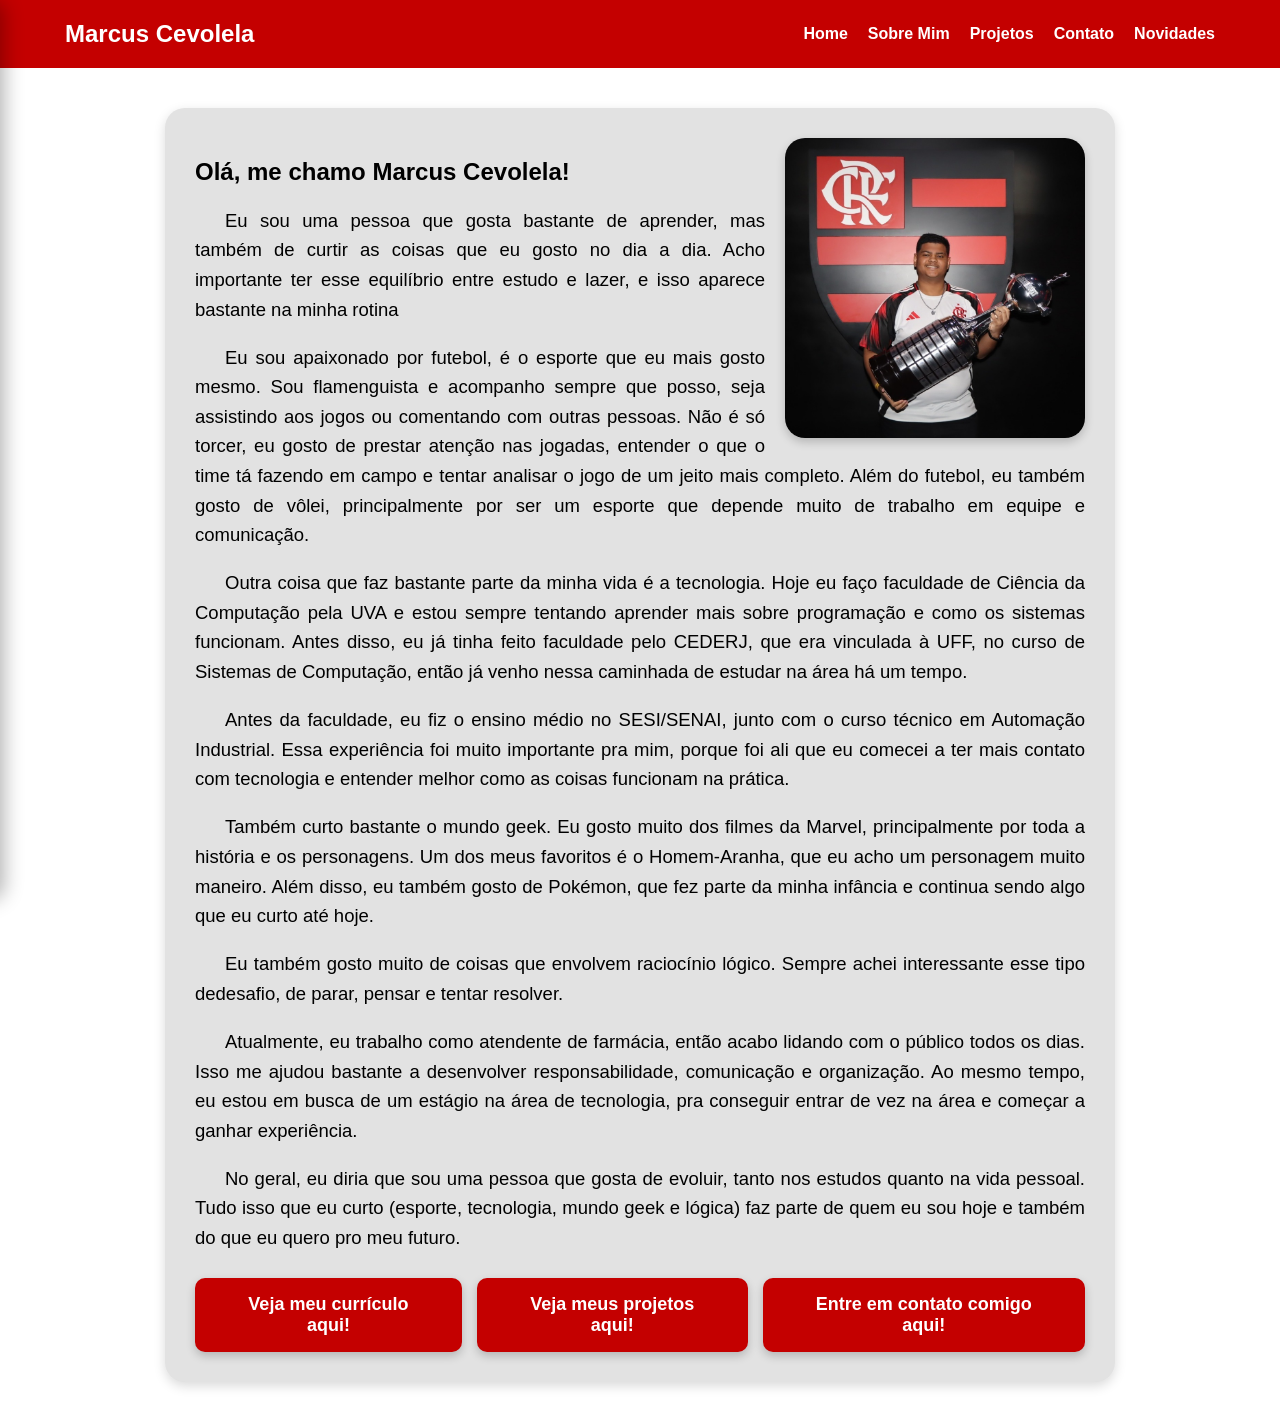
<file: index.html>
<!DOCTYPE html>
<html lang="pt-br">

<head>
    <meta charset="UTF-8">
    <meta name="viewport" content="width=device-width, initial-scale=1.0">
    <title>Marcus Cevolela | Site Pessoal</title>
    <link rel="stylesheet" href="styles/style.css">
    <script src="scripts/menu.js" defer></script>
</head>

<body>
    <header class="cabecalho">
        <nav class="navbar">
            <button class="menu-toggle" onclick="toggleMenu()" aria-label="Abrir menu">☰</button>
            <h1><a class="itemNav" href="index.html">Marcus Cevolela</a></h1>
            <ul class="options">
                <li><a class="itemNav" href="index.html">Home</a></li>
                <li><a class="itemNav" href="sobreMim.html">Sobre Mim</a></li>
                <li><a class="itemNav" href="projetos.html">Projetos</a></li>
                <li><a class="itemNav" href="contato.html">Contato</a></li>
                <li><a class="itemNav" href="novidades.html">Novidades</a></li>
            </ul>
        </nav>

        <ul class="menu-mobile" id="menuMobile">
            <div class="nome-menu-mobile">
                <span>Marcus Cevolela</span>
            </div>
            <li><a href="index.html">Home</a></li>
            <li><a href="sobreMim.html">Sobre Mim</a></li>
            <li><a href="projetos.html">Projetos</a></li>
            <li><a href="contato.html">Contato</a></li>
            <li><a href="novidades.html">Novidades</a></li>
            <p class="footernavbar">© 2025 Marcus Cevolela</p>
        </ul>

        <div class="overlay" id="overlay" onclick="toggleMenu()"></div>
    </header>

    <article>
        <div class="containerPrincipal">
            <img id="fotoMV" src="assets/image.png" alt="Marcus Cevolela">
            <h1>Olá, me chamo Marcus Cevolela!</h1>

            <p>Eu sou uma pessoa que gosta bastante de aprender, mas também de curtir as coisas que eu gosto no dia a dia. Acho importante ter esse equilíbrio entre estudo e lazer, e isso aparece bastante na minha rotina </p>

            <p>Eu sou apaixonado por futebol, é o esporte que eu mais gosto mesmo. Sou flamenguista e acompanho sempre que posso, seja assistindo aos jogos ou comentando com outras pessoas. Não é só torcer, eu gosto de prestar atenção nas jogadas, entender o que o time tá fazendo em campo e tentar analisar o jogo de um jeito mais completo. Além do futebol, eu também gosto de vôlei, principalmente por ser um esporte que depende muito de trabalho em equipe e comunicação.</p>

            <p>Outra coisa que faz bastante parte da minha vida é a tecnologia. Hoje eu faço faculdade de Ciência da Computação pela UVA e estou sempre tentando aprender mais sobre programação e como os sistemas funcionam. Antes disso, eu já tinha feito faculdade pelo CEDERJ, que era vinculada à UFF, no curso de Sistemas de Computação, então já venho nessa caminhada de estudar na área há um tempo.</p>

            <p>Antes da faculdade, eu fiz o ensino médio no SESI/SENAI, junto com o curso técnico em Automação Industrial. Essa experiência foi muito importante pra mim, porque foi ali que eu comecei a ter mais contato com tecnologia e entender melhor como as coisas funcionam na prática.</p>

            <p>Também curto bastante o mundo geek. Eu gosto muito dos filmes da Marvel, principalmente por toda a história e os personagens. Um dos meus favoritos é o Homem-Aranha, que eu acho um personagem muito maneiro. Além disso, eu também gosto de Pokémon, que fez parte da minha infância e continua sendo algo que eu curto até hoje.</p>
            
            <p>Eu também gosto muito de coisas que envolvem raciocínio lógico. Sempre achei interessante esse tipo dedesafio, de parar, pensar e tentar resolver.</p>

            <p>Atualmente, eu trabalho como atendente de farmácia, então acabo lidando com o público todos os dias. Isso me ajudou bastante a desenvolver responsabilidade, comunicação e organização. Ao mesmo tempo, eu estou em busca de um estágio na área de tecnologia, pra conseguir entrar de vez na área e começar a ganhar experiência.</p>

            <p>No geral, eu diria que sou uma pessoa que gosta de evoluir, tanto nos estudos quanto na vida pessoal. Tudo isso que eu curto (esporte, tecnologia, mundo geek e lógica) faz parte de quem eu sou hoje e também do que eu quero pro meu futuro.</p>

            <div class="containerBotao">
                <a href="sobreMim.html" class="botao">
                    Veja meu <strong>currículo</strong> aqui!
                </a>
                <a href="projetos.html" class="botao">
                    Veja meus <strong>projetos</strong> aqui!
                </a>
                <a href="contato.html" class="botao">
                    Entre em <strong>contato</strong> comigo aqui!
                </a>
            </div>
        </div>
    </article>
</body>

</html>
</file>
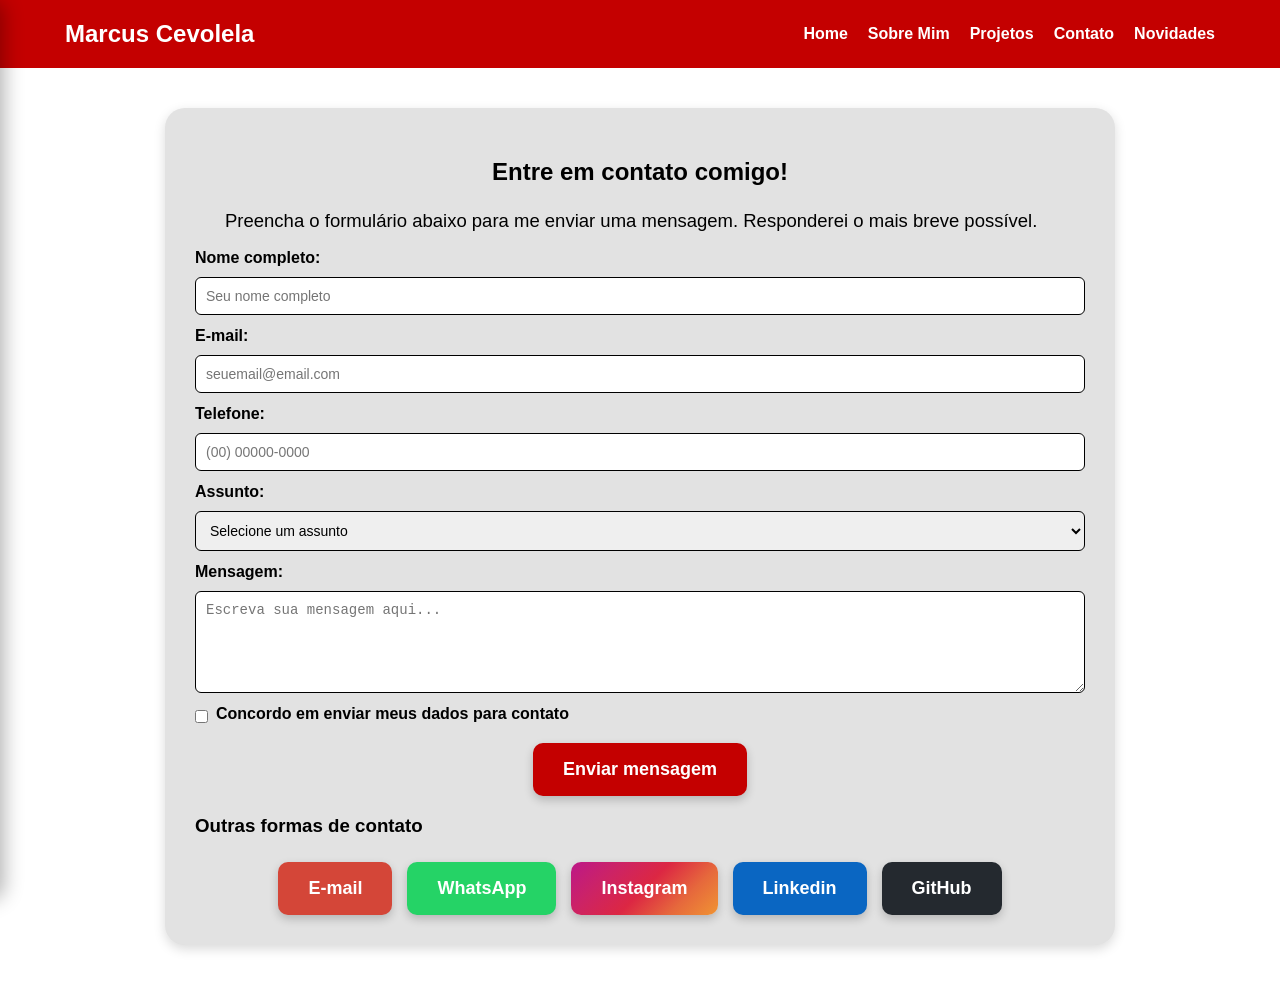
<file: contato.html>
<!DOCTYPE html>
<html lang="pt-br">

<head>
    <meta charset="UTF-8">
    <meta name="viewport" content="width=device-width, initial-scale=1.0">
    <title>Marcus Cevolela | Contato</title>
    <link rel="stylesheet" href="styles/style.css">
    <script src="scripts/menu.js" defer></script>
</head>

<body>
    <header class="cabecalho">
        <nav class="navbar">
            <button class="menu-toggle" onclick="toggleMenu()" aria-label="Abrir menu">☰</button>
            <h1><a class="itemNav" href="index.html">Marcus Cevolela</a></h1>
            <ul class="options">
                <li><a class="itemNav" href="index.html">Home</a></li>
                <li><a class="itemNav" href="sobreMim.html">Sobre Mim</a></li>
                <li><a class="itemNav" href="projetos.html">Projetos</a></li>
                <li><a class="itemNav" href="contato.html">Contato</a></li>
                <li><a class="itemNav" href="novidades.html">Novidades</a></li>
            </ul>
        </nav>

        <ul class="menu-mobile" id="menuMobile">
            <div class="nome-menu-mobile">
                <span>Marcus Cevolela</span>
            </div>
            <li><a href="index.html">Home</a></li>
            <li><a href="sobreMim.html">Sobre Mim</a></li>
            <li><a href="projetos.html">Projetos</a></li>
            <li><a href="contato.html">Contato</a></li>
            <li><a href="novidades.html">Novidades</a></li>
            <p class="footernavbar">© 2025 Marcus Cevolela</p>
        </ul>

        <div class="overlay" id="overlay" onclick="toggleMenu()"></div>
    </header>

    <article>
        <div class="containerPrincipal">
            <h1 class="tituloPagina">Entre em contato comigo!</h1>
            <p class="descricaoContato">
                Preencha o formulário abaixo para me enviar uma mensagem. Responderei o mais breve possível.
            </p>

            <form class="formularioContato">
                <div class="campo">
                    <label for="nome">Nome completo:</label>
                    <input type="text" id="nome" placeholder="Seu nome completo" required>
                </div>

                <div class="campo">
                    <label for="email">E-mail:</label>
                    <input type="email" id="email" placeholder="seuemail@email.com" required>
                </div>

                <div class="campo">
                    <label for="telefone">Telefone:</label>
                    <input type="tel" id="telefone" placeholder="(00) 00000-0000">
                </div>

                <div class="campo">
                    <label for="assunto">Assunto:</label>
                    <select id="assunto" required>
                        <option value="">Selecione um assunto</option>
                        <option value="orcamento">Pedido de orçamento</option>
                        <option value="duvida">Dúvida</option>
                        <option value="parceria">Parceria</option>
                        <option value="parceria">Recrutar para vaga</option>
                        <option value="outro">Outro</option>
                    </select>
                </div>

                <div class="campo">
                    <label for="mensagem">Mensagem:</label>
                    <textarea id="mensagem" rows="5" placeholder="Escreva sua mensagem aqui..." required></textarea>
                </div>

                <div class="campo checkbox">
                    <input id="checkbox" type="checkbox" required>
                    <label for="checkbox">Concordo em enviar meus dados para contato</label>
                </div>

                <button class="botaoEnviar" id="btnEnvio" type="submit">Enviar mensagem</button>

            </form>

            <div class="infoContato">
                <h3 class="descricaoContato">Outras formas de contato</h3>
                <div class="containerBotao">
                    <a href="mailto:marcus.cevolela@gmail.com" class="botao" id="btnEmail">
                        E-mail
                    </a>
                    <a href="https://wa.me//5521981213090" target="_blank" class="botao" id="btnZap">
                        WhatsApp
                    </a>
                    <a href="https://www.instagram.com/leros.21/" target="_blank" class="botao" id="btnInsta">
                        Instagram
                    </a>
                    <a href="https://www.linkedin.com/in/marcus-cevolela/" target="_blank" class="botao"
                        id="btnLinkedin">
                        Linkedin
                    </a>
                    <a href="https://github.com/Marcus-Vinicius-Cevolela" target="_blank" class="botao" id="btnGithub">
                        GitHub
                    </a>
                </div>
            </div>

        </div>
    </article>
</body>

</html>
</file>
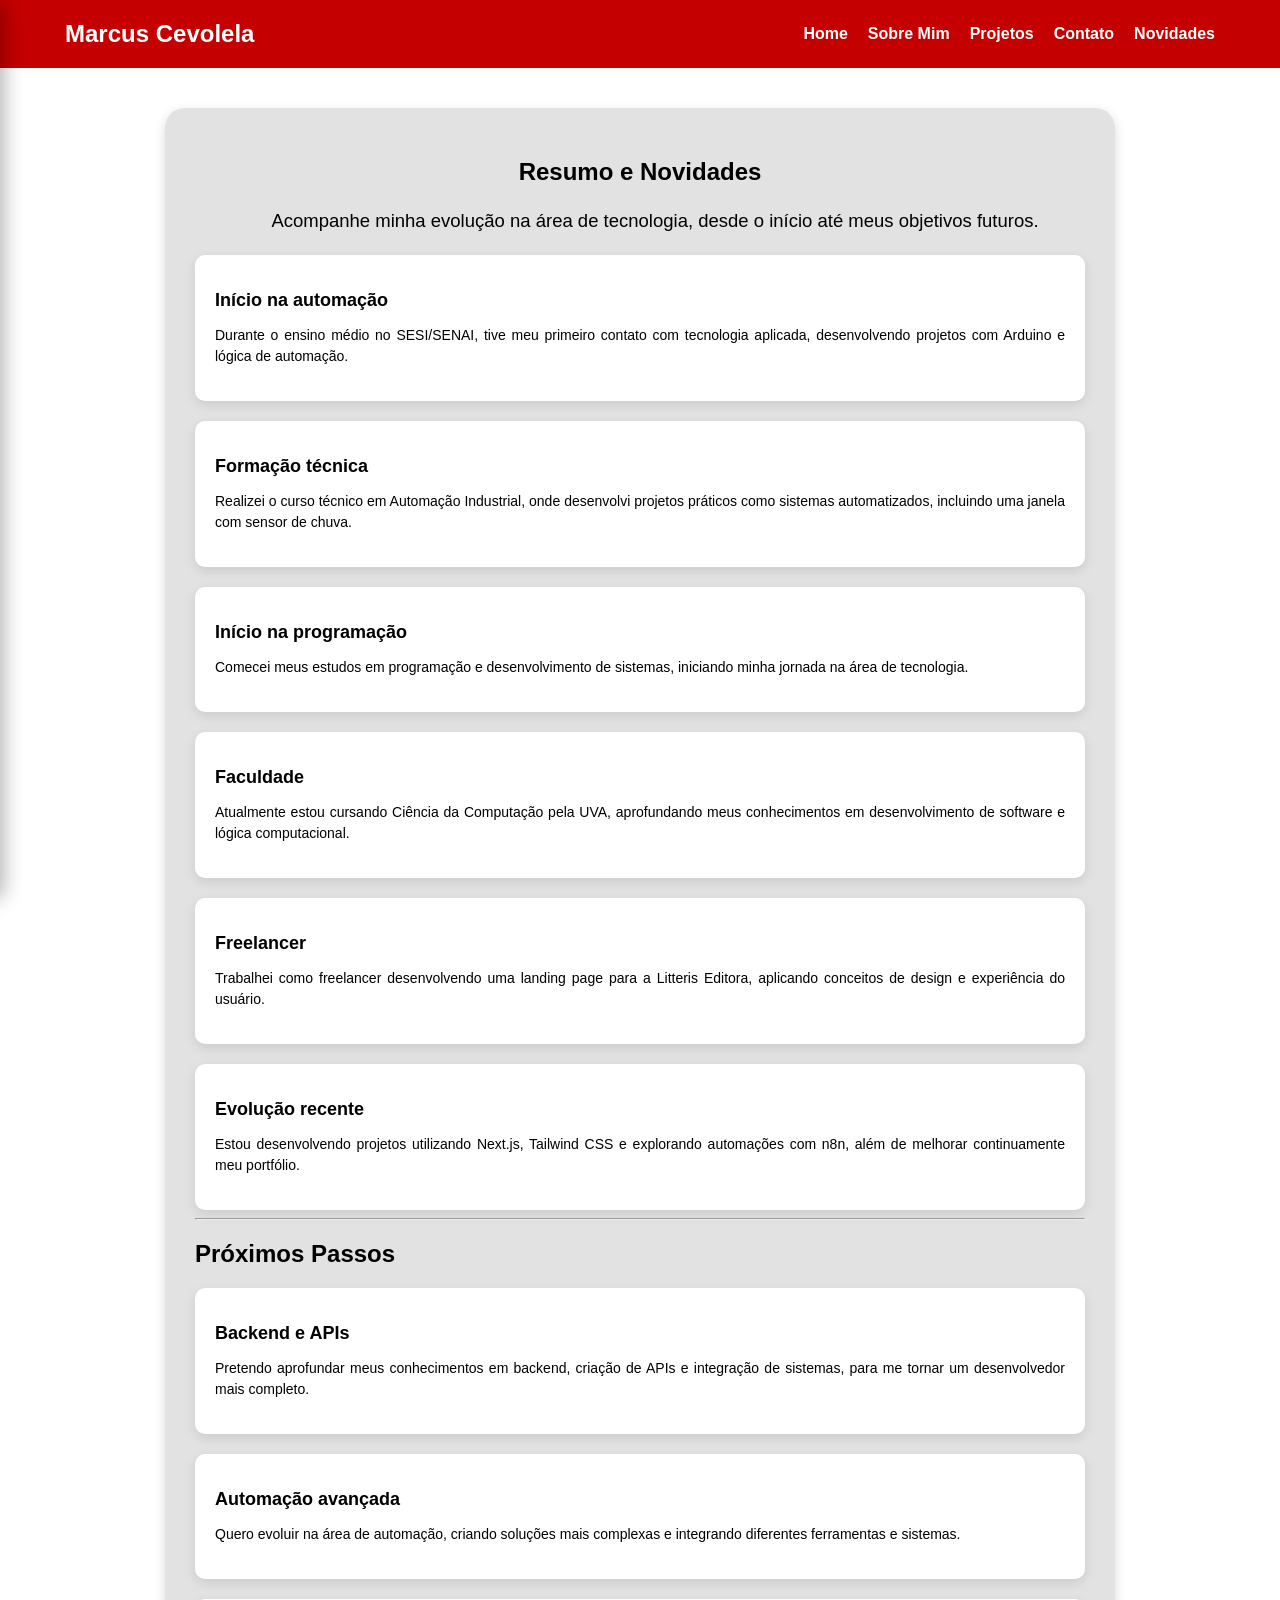
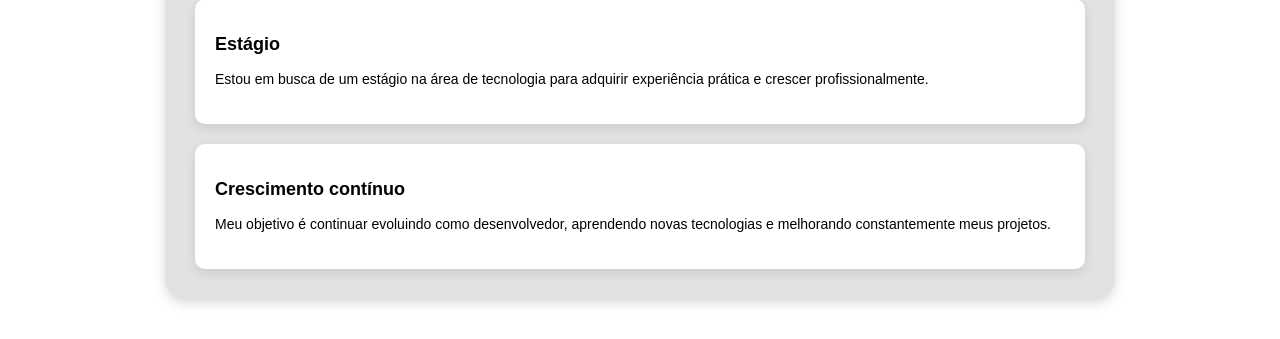
<file: novidades.html>
<!DOCTYPE html>
<html lang="pt-br">

<head>
    <meta charset="UTF-8">
    <meta name="viewport" content="width=device-width, initial-scale=1.0">
    <title>Marcus Cevolela | Novidades</title>
    <link rel="stylesheet" href="styles/style.css">
    <script src="scripts/menu.js" defer></script>
</head>

<body>
    <header class="cabecalho">
        <nav class="navbar">
            <button class="menu-toggle" onclick="toggleMenu()" aria-label="Abrir menu">☰</button>
            <h1><a class="itemNav" href="index.html">Marcus Cevolela</a></h1>
            <ul class="options">
                <li><a class="itemNav" href="index.html">Home</a></li>
                <li><a class="itemNav" href="sobreMim.html">Sobre Mim</a></li>
                <li><a class="itemNav" href="projetos.html">Projetos</a></li>
                <li><a class="itemNav" href="contato.html">Contato</a></li>
                <li><a class="itemNav" href="novidades.html">Novidades</a></li>
            </ul>
        </nav>

        <ul class="menu-mobile" id="menuMobile">
            <div class="nome-menu-mobile">
                <span>Marcus Cevolela</span>
            </div>
            <li><a href="index.html">Home</a></li>
            <li><a href="sobreMim.html">Sobre Mim</a></li>
            <li><a href="projetos.html">Projetos</a></li>
            <li><a href="contato.html">Contato</a></li>
            <li><a href="novidades.html">Novidades</a></li>
            <p class="footernavbar">© 2025 Marcus Cevolela</p>
        </ul>

        <div class="overlay" id="overlay" onclick="toggleMenu()"></div>
    </header>

    <article>
        <div class="containerPrincipal">

            <h1 class="tituloPagina">Resumo e Novidades</h1>
            <p id="descricaoNovidade">Acompanhe minha evolução na área de tecnologia, desde o início até meus objetivos
                futuros.</p>

            <div class="cardNovidade">
                <h2>Início na automação</h2>
                <p>
                    Durante o ensino médio no SESI/SENAI, tive meu primeiro contato com tecnologia aplicada,
                    desenvolvendo projetos com Arduino e lógica de automação.
                </p>
            </div>

            <div class="cardNovidade">
                <h2>Formação técnica</h2>
                <p>
                    Realizei o curso técnico em Automação Industrial, onde desenvolvi projetos práticos como
                    sistemas automatizados, incluindo uma janela com sensor de chuva.
                </p>
            </div>

            <div class="cardNovidade">
                <h2>Início na programação</h2>
                <p>
                    Comecei meus estudos em programação e desenvolvimento de sistemas, iniciando minha jornada
                    na área de tecnologia.
                </p>
            </div>

            <div class="cardNovidade">
                <h2>Faculdade</h2>
                <p>
                    Atualmente estou cursando Ciência da Computação pela UVA, aprofundando meus conhecimentos
                    em desenvolvimento de software e lógica computacional.
                </p>
            </div>

            <div class="cardNovidade">
                <h2>Freelancer</h2>
                <p>
                    Trabalhei como freelancer desenvolvendo uma landing page para a Litteris Editora,
                    aplicando conceitos de design e experiência do usuário.
                </p>
            </div>

            <div class="cardNovidade">
                <h2>Evolução recente</h2>
                <p>
                    Estou desenvolvendo projetos utilizando Next.js, Tailwind CSS e explorando automações com n8n,
                    além de melhorar continuamente meu portfólio.
                </p>
            </div>

            <hr>

            <h1>Próximos Passos</h1>

            <div class="cardNovidade">
                <h2>Backend e APIs</h2>
                <p>
                    Pretendo aprofundar meus conhecimentos em backend, criação de APIs e integração de sistemas,
                    para me tornar um desenvolvedor mais completo.
                </p>
            </div>

            <div class="cardNovidade">
                <h2>Automação avançada</h2>
                <p>
                    Quero evoluir na área de automação, criando soluções mais complexas e integrando diferentes
                    ferramentas e sistemas.
                </p>
            </div>

            <div class="cardNovidade">
                <h2>Estágio</h2>
                <p>
                    Estou em busca de um estágio na área de tecnologia para adquirir experiência prática e
                    crescer profissionalmente.
                </p>
            </div>

            <div class="cardNovidade">
                <h2>Crescimento contínuo</h2>
                <p>
                    Meu objetivo é continuar evoluindo como desenvolvedor, aprendendo novas tecnologias e
                    melhorando constantemente meus projetos.
                </p>
            </div>

        </div>
    </article>

</body>

</html>
</file>
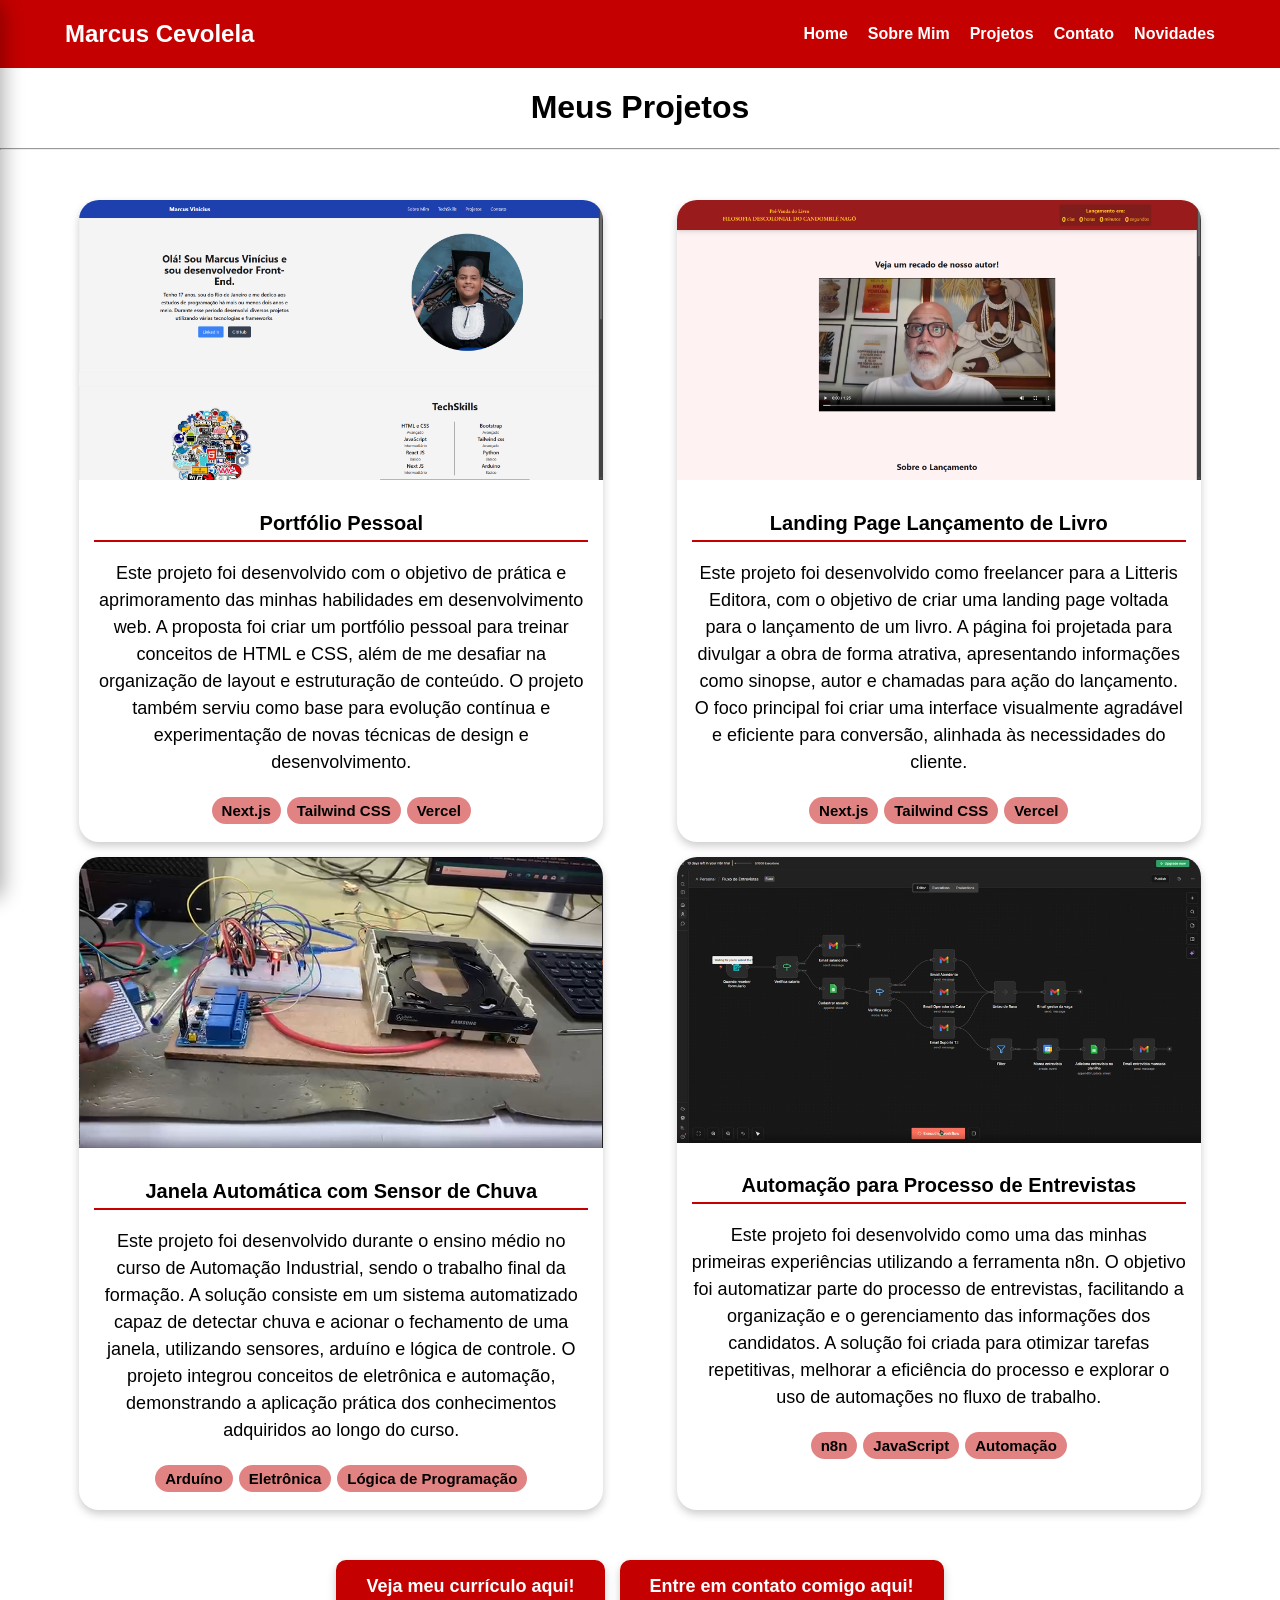
<file: projetos.html>
<html lang="pt-br">

<head>
    <meta charset="UTF-8">
    <meta name="viewport" content="width=device-width, initial-scale=1.0">
    <title>Marcus Cevolela | Projetos</title>
    <link rel="stylesheet" href="styles/style.css">
    <script src="scripts/menu.js" defer></script>
</head>

<body>
    <header class="cabecalho">
        <nav class="navbar">
            <button class="menu-toggle" onclick="toggleMenu()" aria-label="Abrir menu">☰</button>
            <h1><a class="itemNav" href="index.html">Marcus Cevolela</a></h1>
            <ul class="options">
                <li><a class="itemNav" href="index.html">Home</a></li>
                <li><a class="itemNav" href="sobreMim.html">Sobre Mim</a></li>
                <li><a class="itemNav" href="projetos.html">Projetos</a></li>
                <li><a class="itemNav" href="contato.html">Contato</a></li>
                <li><a class="itemNav" href="novidades.html">Novidades</a></li>
            </ul>
        </nav>

        <ul class="menu-mobile" id="menuMobile">
            <div class="nome-menu-mobile">
                <span>Marcus Cevolela</span>
            </div>
            <li><a href="index.html">Home</a></li>
            <li><a href="sobreMim.html">Sobre Mim</a></li>
            <li><a href="projetos.html">Projetos</a></li>
            <li><a href="contato.html">Contato</a></li>
            <li><a href="novidades.html">Novidades</a></li>
            <p class="footernavbar">© 2025 Marcus Cevolela</p>
        </ul>

        <div class="overlay" id="overlay" onclick="toggleMenu()"></div>
    </header>

    <h1 class="tituloPagina">Meus Projetos</h1>
    <hr>

    <div class="containerProjeto">
        <a href="https://meu-portfolio-tan-nine.vercel.app" target="_blank" class="cardProjeto">
            <img src="assets/projeto-1.png" alt="Projeto 1">

            <div class="infoProjeto">
                <h2>Portfólio Pessoal</h2>
                <p>
                    Este projeto foi desenvolvido com o objetivo de prática e aprimoramento das minhas habilidades em
                    desenvolvimento web. A proposta foi criar um portfólio pessoal para treinar conceitos de HTML e CSS,
                    além de me desafiar na organização de layout e estruturação de conteúdo. O projeto também serviu
                    como base para evolução contínua e experimentação de novas técnicas de design e desenvolvimento.
                </p>

                <div class="techs">
                    <span>Next.js</span>
                    <span>Tailwind CSS</span>
                    <span>Vercel</span>
                </div>
            </div>
        </a>

        <a href="https://marciodejagun-marcus-vinicius-cevolelas-projects.vercel.app" target="_blank"
            class="cardProjeto">
            <img src="assets/projeto-2.png" alt="Projeto 2">

            <div class="infoProjeto">
                <h2>Landing Page Lançamento de Livro</h2>
                <p>
                    Este projeto foi desenvolvido como freelancer para a Litteris Editora, com o objetivo de criar uma
                    landing page voltada para o lançamento de um livro. A página foi projetada para divulgar a obra de
                    forma atrativa, apresentando informações como sinopse, autor e chamadas para ação do lançamento. O
                    foco principal foi criar uma interface visualmente agradável e eficiente para conversão, alinhada às
                    necessidades do cliente.
                </p>
                <div class="techs">
                    <span>Next.js</span>
                    <span>Tailwind CSS</span>
                    <span>Vercel</span>
                </div>

            </div>
        </a>

        <a href="https://www.linkedin.com/posts/marcus-cevolela_automaaexaeto-arduino-programaaexaeto-activity-7423036723275653121-w7Bk?utm_source=social_share_send&utm_medium=member_desktop_web&rcm=ACoAAEbuCPEBmhAER5Um59RdNC58Ovo9aiGPnz0"
            target="_blank" class="cardProjeto">
            <img src="assets/projeto-3.png" alt="Projeto 3">

            <div class="infoProjeto">
                <h2>Janela Automática com Sensor de Chuva</h2>
                <p>
                    Este projeto foi desenvolvido durante o ensino médio no curso de Automação Industrial, sendo o
                    trabalho final da formação. A solução consiste em um sistema automatizado capaz de detectar chuva e
                    acionar o fechamento de uma janela, utilizando sensores, arduíno e lógica de controle. O projeto
                    integrou conceitos de eletrônica e automação, demonstrando a aplicação prática dos conhecimentos
                    adquiridos ao longo do curso.
                </p>

                <div class="techs">
                    <span>Arduíno</span>
                    <span>Eletrônica</span>
                    <span>Lógica de Programação</span>
                </div>
            </div>
        </a>

        <a href="https://www.linkedin.com/posts/marcus-cevolela_automacao-n8n-desenvolvimento-activity-7428589013164294144-Ti_i?utm_source=social_share_send&utm_medium=member_desktop_web&rcm=ACoAAEbuCPEBmhAER5Um59RdNC58Ovo9aiGPnz0"
            target="_blank" class="cardProjeto">
            <img src="assets/projeto-4.png" alt="Projeto 4">

            <div class="infoProjeto">
                <h2>Automação para Processo de Entrevistas</h2>
                <p>
                    Este projeto foi desenvolvido como uma das minhas primeiras experiências utilizando a ferramenta
                    n8n. O objetivo foi automatizar parte do processo de entrevistas, facilitando a organização e o
                    gerenciamento das informações dos candidatos. A solução foi criada para otimizar tarefas
                    repetitivas, melhorar a eficiência do processo e explorar o uso de automações no fluxo de trabalho.
                </p>

                <div class="techs">
                    <span>n8n</span>
                    <span>JavaScript</span>
                    <span>Automação</span>
                </div>
            </div>
        </a>
    </div>

    <div class="containerBotao">
        <a href="sobreMim.html" class="botao">
            Veja meu <strong>currículo</strong> aqui!
        </a>
        <a href="contato.html" class="botao">
            Entre em <strong>contato</strong> comigo aqui!
        </a>
    </div>
</body>

</html>
</file>
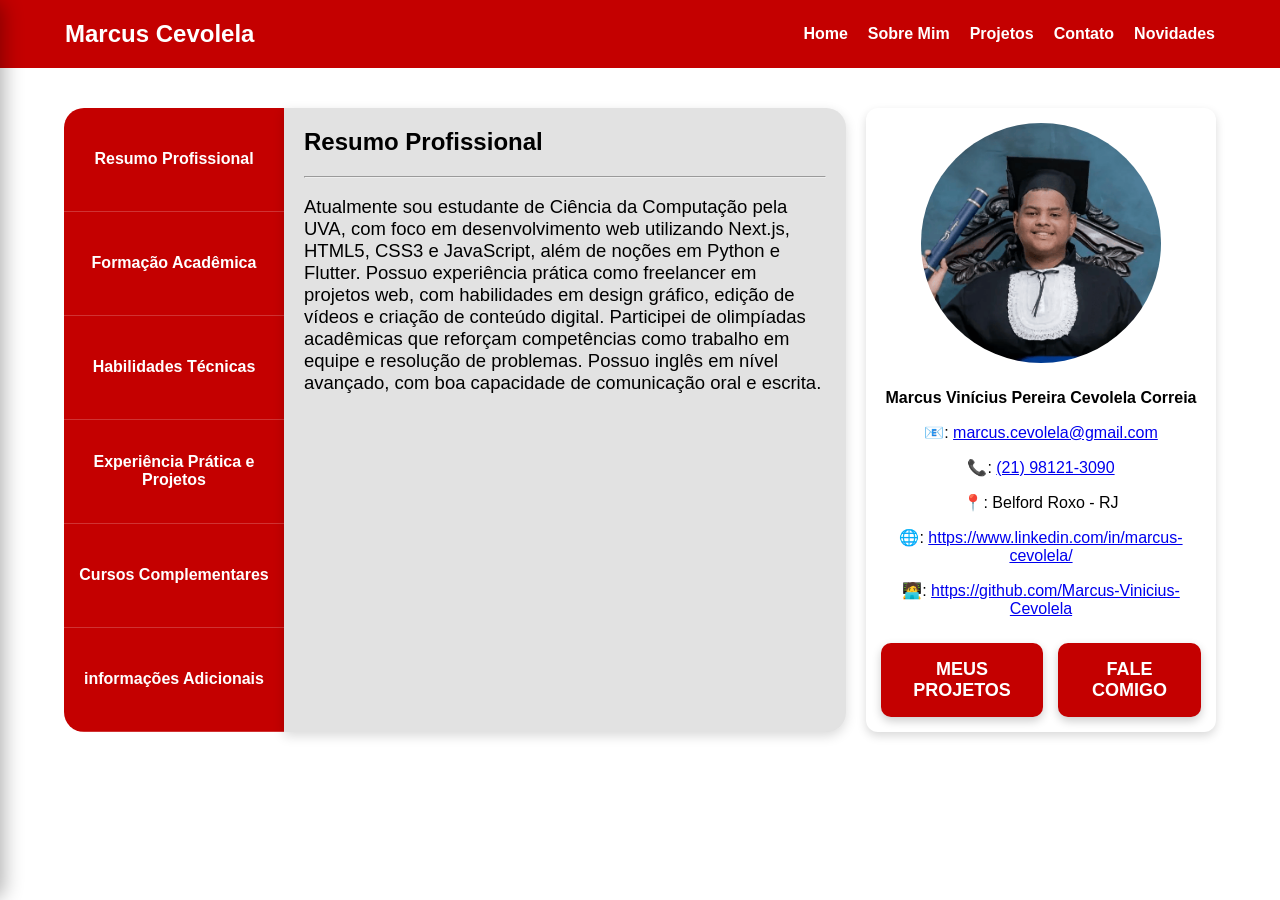
<file: sobreMim.html>
<html lang="pt-br">

<head>
    <meta charset="UTF-8">
    <meta name="viewport" content="width=device-width, initial-scale=1.0">
    <title>Marcus Cevolela | Currículo</title>
    <link rel="stylesheet" href="styles/style.css">
    <script src="scripts/funcionalidadeSidebar.js"></script>
    <script src="scripts/menu.js" defer></script>
</head>

<body>
    <header class="cabecalho">
        <nav class="navbar">
            <button class="menu-toggle" onclick="toggleMenu()" aria-label="Abrir menu">☰</button>
            <h1><a class="itemNav" href="index.html">Marcus Cevolela</a></h1>
            <ul class="options">
                <li><a class="itemNav" href="index.html">Home</a></li>
                <li><a class="itemNav" href="sobreMim.html">Sobre Mim</a></li>
                <li><a class="itemNav" href="projetos.html">Projetos</a></li>
                <li><a class="itemNav" href="contato.html">Contato</a></li>
                <li><a class="itemNav" href="novidades.html">Novidades</a></li>
            </ul>
        </nav>

        <ul class="menu-mobile" id="menuMobile">
            <div class="nome-menu-mobile">
                <span>Marcus Cevolela</span>
            </div>
            <li><a href="index.html">Home</a></li>
            <li><a href="sobreMim.html">Sobre Mim</a></li>
            <li><a href="projetos.html">Projetos</a></li>
            <li><a href="contato.html">Contato</a></li>
            <li><a href="novidades.html">Novidades</a></li>
            <p class="footernavbar">© 2025 Marcus Cevolela</p>
        </ul>

        <div class="overlay" id="overlay" onclick="toggleMenu()"></div>
    </header>

    <div class="layout">

        <aside class="sidebar">
            <ul>
                <li onclick="mostrarSecao('resumoProfissional')">Resumo Profissional</li>
                <li onclick="mostrarSecao('formacaoAcademica')">Formação Acadêmica</li>
                <li onclick="mostrarSecao('habilidadesTecnicas')">Habilidades Técnicas</li>
                <li onclick="mostrarSecao('experiencia')">Experiência Prática e Projetos</li>
                <li onclick="mostrarSecao('cursosComplementares')">Cursos Complementares</li>
                <li onclick="mostrarSecao('informacoesAdicionais')">informações Adicionais</li>
            </ul>
        </aside>

        <div class="containerPrincipal" id="containerCurriculo">
            <article>
                <div id="resumoProfissional" class="secao ativa">
                    <h1 class="tituloCurriculo">Resumo Profissional</h1>
                    <hr>
                    <p class="conteudoCurriculo">Atualmente sou estudante de Ciência da Computação pela UVA, com foco em
                        desenvolvimento web utilizando Next.js, HTML5, CSS3 e JavaScript, além de noções em Python e
                        Flutter. Possuo experiência prática como freelancer em projetos web, com habilidades em design
                        gráfico, edição de vídeos e criação de conteúdo digital. Participei de olimpíadas acadêmicas que
                        reforçam competências como trabalho em equipe e resolução de problemas. Possuo inglês em nível
                        avançado, com boa capacidade de comunicação oral e escrita.</p>
                </div>
                <div id="formacaoAcademica" class="secao">
                    <h1 class="tituloCurriculo">Formação Acadêmica</h1>
                    <hr>
                    <p>
                    <dl>
                        <div class="blocoItem">
                            <dt class="formacaoTitulo">Bacharelado em Ciência da Computação - Universidade Veiga de
                                Almeida (UVA)</dt>
                            <dd class="formacaoConclusao">Conclusão prevista: 2029</dd>
                        </div>
                        <br>
                        <div class="blocoItem">
                            <dt class="formacaoTitulo">Tecnólogo em Sistemas de Computação - Universidade Federal
                                Fluminense (UFF)</dt>
                            <dd class="formacaoConclusao">2 Semestres cursados</dd>
                        </div>
                        <br>
                        <div class="blocoItem">
                            <dt class="formacaoTitulo">Técnico em Automação Industrial - SENAI Nova Iguaçu</dt>
                            <dd class="formacaoConclusao">Concluído em 2023</dd>
                        </div>
                        <br>
                        <div class="blocoItem">
                            <dt class="formacaoTitulo">Ensino Médio Completo - Escola SESI Nova Iguaçu</dt>
                            <dd class="formacaoConclusao">Concluído em 2023</dd>
                        </div>
                    </dl>
                    </p>
                </div>
                <div id="habilidadesTecnicas" class="secao">
                    <h1 class="tituloCurriculo">Habilidades Técnicas</h1>
                    <hr>

                    <div class="blocoItem">
                        <h3 class="tituloHabilidade">Linguagens</h3>

                        <div class="skill">
                            <div class="tituloSkill">
                                <span>Python</span>
                                <span class="nivelTexto">Avançado</span>
                            </div>
                            <div class="barra">
                                <div class="parte avancado"></div>
                                <div class="parte avancado"></div>
                                <div class="parte avancado"></div>
                            </div>
                        </div>

                        <div class="skill">
                            <div class="tituloSkill">
                                <span>JavaScript</span>
                                <span class="nivelTexto">Avançado</span>
                            </div>
                            <div class="barra">
                                <div class="parte avancado"></div>
                                <div class="parte avancado"></div>
                                <div class="parte avancado"></div>
                            </div>
                        </div>

                        <div class="skill">
                            <div class="tituloSkill">
                                <span>HTML</span>
                                <span class="nivelTexto">Avançado</span>
                            </div>
                            <div class="barra">
                                <div class="parte avancado"></div>
                                <div class="parte avancado"></div>
                                <div class="parte avancado"></div>
                            </div>
                        </div>

                        <div class="skill">
                            <div class="tituloSkill">
                                <span>CSS</span>
                                <span class="nivelTexto">Avançado</span>
                            </div>
                            <div class="barra">
                                <div class="parte avancado"></div>
                                <div class="parte avancado"></div>
                                <div class="parte avancado"></div>
                            </div>
                        </div>

                        <div class="skill">
                            <div class="tituloSkill">
                                <span>Java</span>
                                <span class="nivelTexto">Básico</span>
                            </div>
                            <div class="barra">
                                <div class="parte basico"></div>
                                <div class="parte"></div>
                                <div class="parte"></div>
                            </div>
                        </div>
                    </div>

                    <div class="blocoItem">
                        <h3 class="tituloHabilidade">Frameworks & Ferramentas</h3>

                        <div class="skill">
                            <div class="tituloSkill">
                                <span>Next.js</span>
                                <span class="nivelTexto">Intermediário</span>
                            </div>
                            <div class="barra">
                                <div class="parte intermediario"></div>
                                <div class="parte intermediario"></div>
                                <div class="parte"></div>
                            </div>
                        </div>

                        <div class="skill">
                            <div class="tituloSkill">
                                <span>Bootstrap</span>
                                <span class="nivelTexto">Intermediário</span>
                            </div>
                            <div class="barra">
                                <div class="parte intermediario"></div>
                                <div class="parte intermediario"></div>
                                <div class="parte"></div>
                            </div>
                        </div>

                        <div class="skill">
                            <div class="tituloSkill">
                                <span>Flutter</span>
                                <span class="nivelTexto">Básico</span>
                            </div>
                            <div class="barra">
                                <div class="parte basico"></div>
                                <div class="parte"></div>
                                <div class="parte"></div>
                            </div>
                        </div>

                        <div class="skill">
                            <div class="tituloSkill">
                                <span>Git</span>
                                <span class="nivelTexto">Intermediário</span>
                            </div>
                            <div class="barra">
                                <div class="parte intermediario"></div>
                                <div class="parte intermediario"></div>
                                <div class="parte"></div>
                            </div>
                        </div>

                        <div class="skill">
                            <div class="tituloSkill">
                                <span>TailwindCSS</span>
                                <span class="nivelTexto">Intermediário</span>
                            </div>
                            <div class="barra">
                                <div class="parte intermediario"></div>
                                <div class="parte intermediario"></div>
                                <div class="parte"></div>
                            </div>
                        </div>
                    </div>

                    <div class="blocoItem">
                        <h3 class="tituloHabilidade">Design & Multimídia</h3>

                        <div class="skill">
                            <div class="tituloSkill">
                                <span>Photoshop</span>
                                <span class="nivelTexto">Intermediário</span>
                            </div>
                            <div class="barra">
                                <div class="parte intermediario"></div>
                                <div class="parte intermediario"></div>
                                <div class="parte"></div>
                            </div>
                        </div>

                        <div class="skill">
                            <div class="tituloSkill">
                                <span>Illustrator</span>
                                <span class="nivelTexto">Básico</span>
                            </div>
                            <div class="barra">
                                <div class="parte basico"></div>
                                <div class="parte"></div>
                                <div class="parte"></div>
                            </div>
                        </div>

                        <div class="skill">
                            <div class="tituloSkill">
                                <span>CorelDRAW</span>
                                <span class="nivelTexto">Básico</span>
                            </div>
                            <div class="barra">
                                <div class="parte basico"></div>
                                <div class="parte"></div>
                                <div class="parte"></div>
                            </div>
                        </div>

                        <div class="skill">
                            <div class="tituloSkill">
                                <span>CapCut</span>
                                <span class="nivelTexto">Intermediário</span>
                            </div>
                            <div class="barra">
                                <div class="parte intermediario"></div>
                                <div class="parte intermediario"></div>
                                <div class="parte"></div>
                            </div>
                        </div>

                        <div class="skill">
                            <div class="tituloSkill">
                                <span>Premiere</span>
                                <span class="nivelTexto">Básico</span>
                            </div>
                            <div class="barra">
                                <div class="parte basico"></div>
                                <div class="parte"></div>
                                <div class="parte"></div>
                            </div>
                        </div>
                    </div>

                    <div class="blocoItem">
                        <h3 class="tituloHabilidade">Idiomas</h3>

                        <div class="skill">
                            <div class="skillHeader">
                                <span>Inglês</span>
                                <span class="nivelTexto">Avançado</span>
                            </div>
                            <div class="barra">
                                <div class="parte avancado"></div>
                                <div class="parte avancado"></div>
                                <div class="parte avancado"></div>
                            </div>
                        </div>

                        <div class="skill">
                            <div class="skillHeader">
                                <span>Espanhol</span>
                                <span class="nivelTexto">Básico</span>
                            </div>
                            <div class="barra">
                                <div class="parte basico"></div>
                                <div class="parte"></div>
                                <div class="parte"></div>
                            </div>
                        </div>
                    </div>
                </div>
                <div id="experiencia" class="secao">
                    <h1 class="tituloCurriculo">Experiência Prática e Projetos</h1>
                    <hr>

                    <div class="blocoItem">
                        <h3>Freelancer - Litteris Editora</h3>
                        <p class="descricaoCargo">Landing page desenvolvida em Next.js para lançamento de livro
                            (2024)</p>
                        <ul>
                            <li>Criação de site responsivo com HTML, Tailwind CSS e JavaScript</li>
                            <li>Integração de design gráfico com experiência de usuário</li>
                        </ul>
                    </div>

                    <div class="blocoItem">
                        <h3>Social Media - Loja de Celulares</h3>
                        <p class="descricaoCargo">Criação de conteúdo para Instagram e edição de vídeos (2022-2023)
                        </p>
                        <ul>
                            <li>Uso de Photoshop, CapCut e Illustrator para criação de posts e reels</li>
                        </ul>
                    </div>

                    <div class="blocoItem">
                        <h3>Balconista e Caixa - Drogaria Guanabara da Prata</h3>
                        <p class="descricaoCargo">Atendimento ao cliente presencial e online (2023-2025)</p>
                    </div>
                </div>
                <div id="cursosComplementares" class="secao">
                    <h1 class="tituloCurriculo">Cursos Complementares</h1>
                    <hr>
                    <p>
                    <dl>
                        <div class="blocoItem">
                            <dt class="formacaoTitulo">Capacitação em Flutter - UFF</dt>
                            <dd class="formacaoConclusao">Concluído em 2025</dd>
                        </div>
                        <br>
                        <div class="blocoItem">
                            <dt class="formacaoTitulo">Curso de HTML5 e CSS3 - Alura</dt>
                            <dd class="formacaoConclusao">Concluído em 2023</dd>
                        </div>
                        <br>
                        <div class="blocoItem">
                            <dt class="formacaoTitulo"> Curso de JavaScript - Curso em Vídeo</dt>
                            <dd class="formacaoConclusao">Concluído em 2023</dd>
                        </div>
                        <br>
                        <div class="blocoItem">
                            <dt class="formacaoTitulo">Curso de Bootstrap 5 - Alura</dt>
                            <dd class="formacaoConclusao">Concluído em 2023</dd>
                        </div>
                        <br>
                        <div class="blocoItem">
                            <dt class="formacaoTitulo">Curso de Adobe Photoshop e Illustrator – Alura</dt>
                            <dd class="formacaoConclusao">Concluído em 2023</dd>
                        </div>
                        <br>
                        <div class="blocoItem">
                            <dt class="formacaoTitulo">Empreendedorismo - SENAI</dt>
                            <dd class="formacaoConclusao">Concluído em 2021</dd>
                        </div>
                        <br>
                        <div class="blocoItem">
                            <dt class="formacaoTitulo">Indústria 4.0 - SENAI</dt>
                            <dd class="formacaoConclusao">Concluído em 2021</dd>
                        </div>
                    </dl>
                    </p>
                </div>
                <div id="informacoesAdicionais" class="secao">
                    <h1 class="tituloCurriculo">Informações Adicionais</h1>
                    <hr>
                    <p>
                    <dl>
                        <div class="blocoItem">
                            <dt class="formacaoTitulo">Olimpíadas Acadêmicas</dt>
                            <dd class="formacaoConclusao">Participação em eventos como OBA, ONHB-A, Canguru de
                                Matemática e OBMEP que fortaleceram habilidades em raciocínio lógico, trabalho em
                                equipe e organização.</dd>
                        </div>
                        <br>
                        <div class="blocoItem">
                            <dt class="formacaoTitulo">Hardware e Montagem de PCs</dt>
                            <dd class="formacaoConclusao">Conhecimento prático em montagem, manutenção e
                                configuração de computadores, adquirido de forma autodidata.</dd>
                        </div>
                        <br>
                        <div class="blocoItem">
                            <dt class="formacaoTitulo">Perfil Autodidata</dt>
                            <dd class="formacaoConclusao"> Forte interesse por tecnologia desde cedo, sempre
                                buscando aprender novas ferramentas e acompanhar inovações da área de TI.</dd>
                        </div>
                    </dl>
                    </p>
                </div>
            </article>
        </div>

        <div class="infoPessoal">
            <img src="assets/marcus.png" alt="Marcus Cevolela">

            <p><strong>Marcus Vinícius Pereira Cevolela Correia</strong></p>
            <p>📧: <a href="mailto:marcus.cevolela@gmail.com" target="_blank">marcus.cevolela@gmail.com</a></p>
            <p>📞: <a href="https://wa.me//5521981213090" target="_blank">(21) 98121-3090</a></p>
            <p>📍: Belford Roxo - RJ</p>
            <p>🌐: <a href="https://www.linkedin.com/in/marcus-cevolela/"
                    target="_blank">https://www.linkedin.com/in/marcus-cevolela/</a></p>
            <p>🧑‍💻: <a href="https://github.com/Marcus-Vinicius-Cevolela"
                    target="_blank">https://github.com/Marcus-Vinicius-Cevolela</a></p>

            <div class="containerBotao">
                <a href="projetos.html" class="botao">
                    <strong>MEUS PROJETOS</strong>
                </a>
                <a href="contato.html" class="botao">
                    <strong>FALE COMIGO</strong>
                </a>
            </div>
        </div>

    </div>

</body>

</html>
</file>
<file: styles/style.css>
*, *::before, *::after {
    box-sizing: border-box;
}

body {
    margin: 0;
    padding: 0;
    font-family: 'Segoe UI', Arial, sans-serif;
    background-color: rgb(255, 255, 255);
    overflow-x: hidden;
}

.cabecalho {
    background-color: #c40000;
    color: white;

}

.navbar {
    display: flex;
    align-items: center;
    justify-content: space-between;
    padding: 0 65px;
}

.options {
    display: flex;
    gap: 20px;
    list-style: none;
    margin: 0;
    padding: 0;
}

.itemNav {
    text-decoration: none;
    color: white;
    font-weight: bold;
}

.containerPrincipal {
    background-color: rgb(226, 226, 226);
    width: 80%;
    max-width: 950px;
    margin: 40px auto;
    padding: 30px;
    border-radius: 20px;
    box-shadow: 0 4px 12px rgba(0, 0, 0, 0.15);
}

.containerPrincipal h1 {
    margin-bottom: 20px;
}

.containerPrincipal>p {
    line-height: 1.6;
    margin-bottom: 14px;
    text-indent: 30px;
    font-size: 18.5px;
    font-weight: 450;
    text-align: justify;
}

#fotoMV {
    float: right;
    width: 300px;
    height: 300px;
    margin-left: 20px;
    border-radius: 20px;
    box-shadow: 0 4px 10px rgba(0, 0, 0, 0.2);
}

.containerBotao {
    display: flex;
    justify-content: center;
    align-items: center;
    gap: 15px;
    margin-top: 25px;
}

.botao {
    background-color: #c40000;
    color: white;
    text-decoration: none;
    text-align: center;
    padding: 16px 30px;
    font-size: 18px;
    border-radius: 10px;
    transition: 0.3s;
    font-weight: bold;
    box-shadow: 0 4px 10px rgba(0, 0, 0, 0.2);
}

.botao:hover {
    background-color: #a00000;
    transform: scale(1.05);
}

.layout {
    display: flex;
    width: 90%;
    margin: 40px auto;
    gap: 0;
    align-items: stretch;
    min-height: 500px;
    justify-content: center;
}

.sidebar {
    width: 220px;
    background-color: #c40000;
    color: white;
    border-radius: 20px 0 0 20px;
}

.sidebar ul {
    display: flex;
    flex-direction: column;
    height: 100%;
    list-style: none;
    margin: 0;
    padding: 0;
    font-weight: bold;
}

.sidebar li {
    flex: 1;
    display: flex;
    align-items: center;
    justify-content: center;
    text-align: center;
    border-bottom: 1px solid rgba(255, 255, 255, 0.2);
    cursor: pointer;
    transition: 0.3s;
}

.sidebar li:hover {
    background-color: #a00000;
}

#containerCurriculo {
    margin-left: 0;
    flex: 1;
    margin: 0;
    flex: 1;
    border-radius: 0 20px 20px 0;
    padding: 0 20px 20px 20px;
}

.secao {
    display: none;
}

.ativa {
    display: block;
}

.conteudoCurriculo {
    font-size: 18.5px;
    font-weight: 450;
}

.formacaoTitulo {
    font-size: 20px;
    font-weight: bold;
    list-style: disc;
}

.formacaoConclusao {
    font-size: 17px;
    font-style: italic;
}

.formacaoTitulo::before {
    content: "➜ ";
    font-weight: bold;
}

.formacaoConclusao::before {
    content: "◆ ";
    margin-left: 15px;
}

.tituloHabilidade {
    list-style: none;
    font-weight: bold;
}

.blocoItem {
    margin-top: 20px;
    padding-left: 15px;
    border-left: 4px solid #c40000;
}

.blocoItem h3 {
    margin: 0;
    font-size: 18px;
}

.descricaoCargo {
    margin: 5px 0;
    color: #555;
    font-size: 14px;
}

.blocoItem ul {
    margin: 10px 0 0 20px;
    padding: 0;
}

.blocoItem li {
    margin-bottom: 5px;
    line-height: 1.5;
}

.blocoItem:hover {
    transform: translateX(5px);
    transition: 0.3s;
}

.infoPessoal {
    width: 350px;
    margin-left: 20px;
    background-color: white;
    padding: 15px;
    border-radius: 12px;
    height: fit-content;
    box-shadow: 0 4px 10px rgba(0, 0, 0, 0.15);
    text-align: center;
}

.infoPessoal img {
    width: 240px;
    height: 240px;
    border-radius: 50%;
    margin-bottom: 10px;
}

.tituloPagina {
    text-align: center;
}

.containerProjetos {
    display: grid;
    grid-column: 3;
    gap: 20px;

}

.imgProjeto {
    width: 100%;
}

.textoProjeto {
    padding: 24px 0 16px 0;
}

.containerProjeto {
    display: grid;
    grid-template-columns: repeat(2, 2fr);
    gap: 15px;
    margin: 50px;
}

.cardProjeto {
    display: block;
    text-decoration: none;
    color: black;
    background: white;
    box-shadow: 0 4px 8px rgba(0, 0, 0, 0.2);
    transition: transform 0.3s;
    overflow: hidden;
    border-radius: 20px;
    width: 90%;
    margin: 0 auto;

}

.cardProjeto:hover {
    transform: scale(1.05);
}

.cardProjeto img {
    width: 100%;
    display: block;
}

.infoProjeto {
    padding: 15px;
}

.infoProjeto h2 {
    font-weight: bold;
    font-size: 20px;
    margin-bottom: 10px;
    text-align: center;
    padding-bottom: 5px;
    border-bottom: 2px solid #c40000;
}

.infoProjeto p {
    font-size: 18px;
    line-height: 1.5;
    text-align: center;
    font-weight: 450;
}

.techs {
    margin-top: 10px;
    display: flex;
    align-items: center;
    justify-content: center;
}

.techs span {
    display: inline-block;
    background-color: #c400007c;
    color: #000000;
    padding: 5px 10px;
    margin: 3px;
    border-radius: 20px;
    font-size: 15px;
    font-weight: bold;
}

.cardNovidade {
    background: white;
    padding: 20px;
    margin-top: 20px;
    border-radius: 10px;
    box-shadow: 0 4px 12px rgba(0, 0, 0, 0.1);
    transition: 0.3s;
}

.cardNovidade:hover {
    transform: scale(1.02);
}

.cardNovidade h2 {
    margin-bottom: 10px;
    font-size: 18px;
}

.cardNovidade p {
    font-size: 14px;
    line-height: 1.5;
    text-align: justify;
}

.cardNovidade span {
    display: block;
    margin-top: 10px;
    font-size: 12px;
    color: gray;
}

#descricaoNovidade {
    text-align: center;
}

.formulario {
    display: flex;
    flex-direction: column;
}

.campo {
    display: flex;
    flex-direction: column;
    margin-top: 12px;
}

.campo label {
    font-weight: bold;
    margin-bottom: 5px;
}

.campo input,
.campo select,
.campo textarea {
    padding: 10px;
    border-radius: 6px;
    border: 1px solid #000000;
    font-size: 14px;
    transition: 0.3s;
    margin-top: 5px;
}

.campo input:focus,
.campo select:focus,
.campo textarea:focus {
    border-color: #c40000;
    outline: none;
}

.campo.checkbox {
    flex-direction: row;
    align-items: center;
    gap: 8px;
}

.campo.checkbox input {
    width: auto;
    margin: 0;
}

.botaoEnviar {
    margin: 20px auto 0 auto;
    padding: 16px 30px;
    border: none;
    border-radius: 10px;
    background-color: #c40000;
    color: white;
    font-size: 18px;
    cursor: pointer;
    transition: 0.3s;
    display: block;
    box-shadow: 0 4px 10px rgba(0, 0, 0, 0.2);
    font-weight: bold;
}

.botaoEnviar:hover {
    background-color: #a00000;
}

#btnEnvio {
    border: none;
    margin-top: 15px;
}

#btnEmail {
    background-color: #D44638;
}

#btnEmail:hover {
    background-color: #812a22;
}

#btnZap {
    background-color: #25D366;
}

#btnZap:hover {
    background-color: #1b9749;
}


#btnInsta {
    background: linear-gradient(-45deg, #f09433, #e6683c, #dc2743, #cc2366, #bc1888);
}

#btnInsta:hover {
    opacity: 0.85;
}

#btnLinkedin {
    background-color: #0A66C2;
}

#btnLinkedin:hover {
    background-color: #084a8b;
}

#btnGithub {
    background-color: #24292F;
}

#btnGithub:hover {
    background-color: #0e1013;
}

.blocoItem {
    margin-bottom: 30px;
}

.tituloHabilidade {
    font-size: 20px;
    margin-bottom: 10px;
}

.skill {
    margin-bottom: 15px;
}

.tituloSkill {
    display: flex;
    justify-content: space-between;
    margin-bottom: 5px;
}

.nivelTexto {
    font-size: 14px;
    font-weight: bold;
}

.barra {
    display: flex;
    gap: 4px;
}

.parte {
    flex: 1;
    height: 10px;
    background: #ddd;
    border-radius: 4px;
}

.parte.basico {
    background: #c40000;
}

.parte.intermediario {
    background: #f5a623;
}

.parte.avancado {
    background: #25d366;
}


@media (max-width: 1024px) {
    .navbar {
        padding: 0 30px;
    }

    .containerPrincipal {
        width: 90%;
        padding: 20px;
    }

    .layout {
        width: 95%;
        gap: 0;
    }

    .sidebar {
        width: 180px;
    }

    .infoPessoal {
        width: 260px;
    }

    .infoPessoal img {
        width: 180px;
        height: 180px;
    }

    .containerProjeto {
        margin: 30px 20px;
    }

    #fotoMV {
        width: 220px;
        height: 220px;
    }
}

.menu-toggle {
    display: none;
    font-size: 28px;
    color: white;
    cursor: pointer;
    font-weight: bold;
    position: absolute;
    left: 20px;
    z-index: 50;
    line-height: 1;
    background: none;
    border: none;
    padding: 0;
}

.menu-mobile {
    position: fixed;
    top: 0;
    left: 0;
    height: 100%;
    width: 260px;
    background-color: #a00000;
    z-index: 200;
    list-style: none;
    padding-top: 20px;
    margin: 0;
    border-radius: 0 15px 15px 0;
    transform: translateX(-100%);
    transition: transform 0.3s ease;
    box-shadow: 4px 0 20px rgba(0,0,0,0.3);
}

.menu-mobile.aberto {
    transform: translateX(0);
}

.nome-menu-mobile {
    display: flex;
    justify-content: center;
    align-items: center;
    padding: 15px 20px 20px;
    border-bottom: 1px solid rgba(255,255,255,0.2);
    margin-bottom: 8px;
}

.nome-menu-mobile span {
    color: white;
    font-weight: bold;
    font-size: 17px;
    text-align: center;
}

.menu-mobile li a {
    display: block;
    padding: 14px 24px;
    color: white;
    font-weight: 600;
    font-size: 15px;
    text-decoration: none;
    transition: background 0.2s;
}

.menu-mobile li a:hover {
    background-color: rgba(255,255,255,0.15);
    border-left: 3px solid white;
    padding-left: 21px;
}

.footernavbar {
    color: rgba(255,255,255,0.75);
    font-size: 12px;
    font-weight: 400;
    position: absolute;
    bottom: 20px;
    left: 20px;
    right: 20px;
    margin: 0;
}

.overlay {
    display: none;
    position: fixed;
    inset: 0;
    background: rgba(0, 0, 0, 0.45);
    z-index: 100;
}

.overlay.ativo {
    display: block;
}

@media (max-width: 768px) {
    .navbar {
        position: relative;
        justify-content: center;
        padding: 0 20px;
        height: 56px;
    }

    .navbar h1 {
        margin: 0;
        font-size: 1.15rem;
        text-align: center;
    }

    .options {
        display: none;
    }

    .menu-toggle {
        display: block;
    }

    .containerPrincipal {
        width: 92%;
        margin: 20px auto;
        padding: 20px;
    }

    #fotoMV {
        float: none;
        display: block;
        margin: 0 auto 20px auto;
        width: 200px;
        height: 200px;
    }

    .containerPrincipal > p {
        font-size: 16px;
        text-indent: 20px;
    }

    .layout {
        flex-direction: column;
        width: 95%;
        margin: 20px auto;
        min-height: auto;
    }

    .sidebar {
        width: 100%;
        border-radius: 12px 12px 0 0;
        order: -1;
    }

    .sidebar ul {
        flex-direction: row;
        flex-wrap: wrap;
        height: auto;
        padding: 8px;
        gap: 4px;
    }

    .sidebar li {
        flex: none;
        padding: 8px 14px;
        border-bottom: none;
        border-radius: 8px;
        font-size: 13px;
        background-color: rgba(255,255,255,0.1);
    }

    .sidebar li:hover {
        background-color: #a00000;
    }

    #containerCurriculo {
        width: 100%;
        border-radius: 0 0 12px 12px;
        padding: 20px;
    }

    .infoPessoal {
        width: 100%;
        margin: 10px 0 0 0;
        box-sizing: border-box;
        border-radius: 12px;
    }

    .infoPessoal img {
        width: 150px;
        height: 150px;
    }

    .containerProjeto {
        grid-template-columns: 1fr;
        margin: 20px 15px;
    }

    .cardProjeto {
        width: 100%;
    }

    .containerBotao {
        flex-direction: column;
        align-items: center;
    }

    .botao {
        width: 100%;
        max-width: 320px;
        text-align: center;
        padding: 14px 20px;
        font-size: 16px;
        box-sizing: border-box;
    }

    .formularioContato {
        width: 100%;
    }

    .infoContato .containerBotao {
        display: grid;
        grid-template-columns: 1fr 1fr;
        gap: 12px;
    }

    .infoContato .botao {
        width: 100%;
        text-align: center;
        font-size: 15px;
        padding: 13px 10px;
        box-sizing: border-box;
    }

    .infoContato .containerBotao .botao:last-child {
        grid-column: 1 / -1;
        width: 50%;
        margin: 0 auto;
    }

    .cardNovidade {
        margin-top: 15px;
    }
}

@media (max-width: 480px) {
    .navbar {
        padding: 10px 15px;
    }

    .options {
        gap: 6px;
    }

    .options li a {
        font-size: 13px;
    }

    .containerPrincipal {
        width: 96%;
        padding: 15px;
        margin: 12px auto;
        border-radius: 12px;
    }

    .containerPrincipal > p {
        font-size: 15px;
        text-indent: 15px;
    }

    #fotoMV {
        width: 160px;
        height: 160px;
    }

    .sidebar li {
        font-size: 12px;
        padding: 7px 10px;
    }

    .infoProjeto p {
        font-size: 15px;
    }

    .infoProjeto h2 {
        font-size: 17px;
    }

    .techs {
        flex-wrap: wrap;
    }

    h1 {
        font-size: 1.5rem;
    }

    .tituloPagina {
        font-size: 1.4rem;
    }

    .botaoEnviar {
        width: 100%;
        font-size: 16px;
    }

    .infoContato .botao {
        flex: 1 1 100%;
        max-width: 100%;
    }
}
</file>
